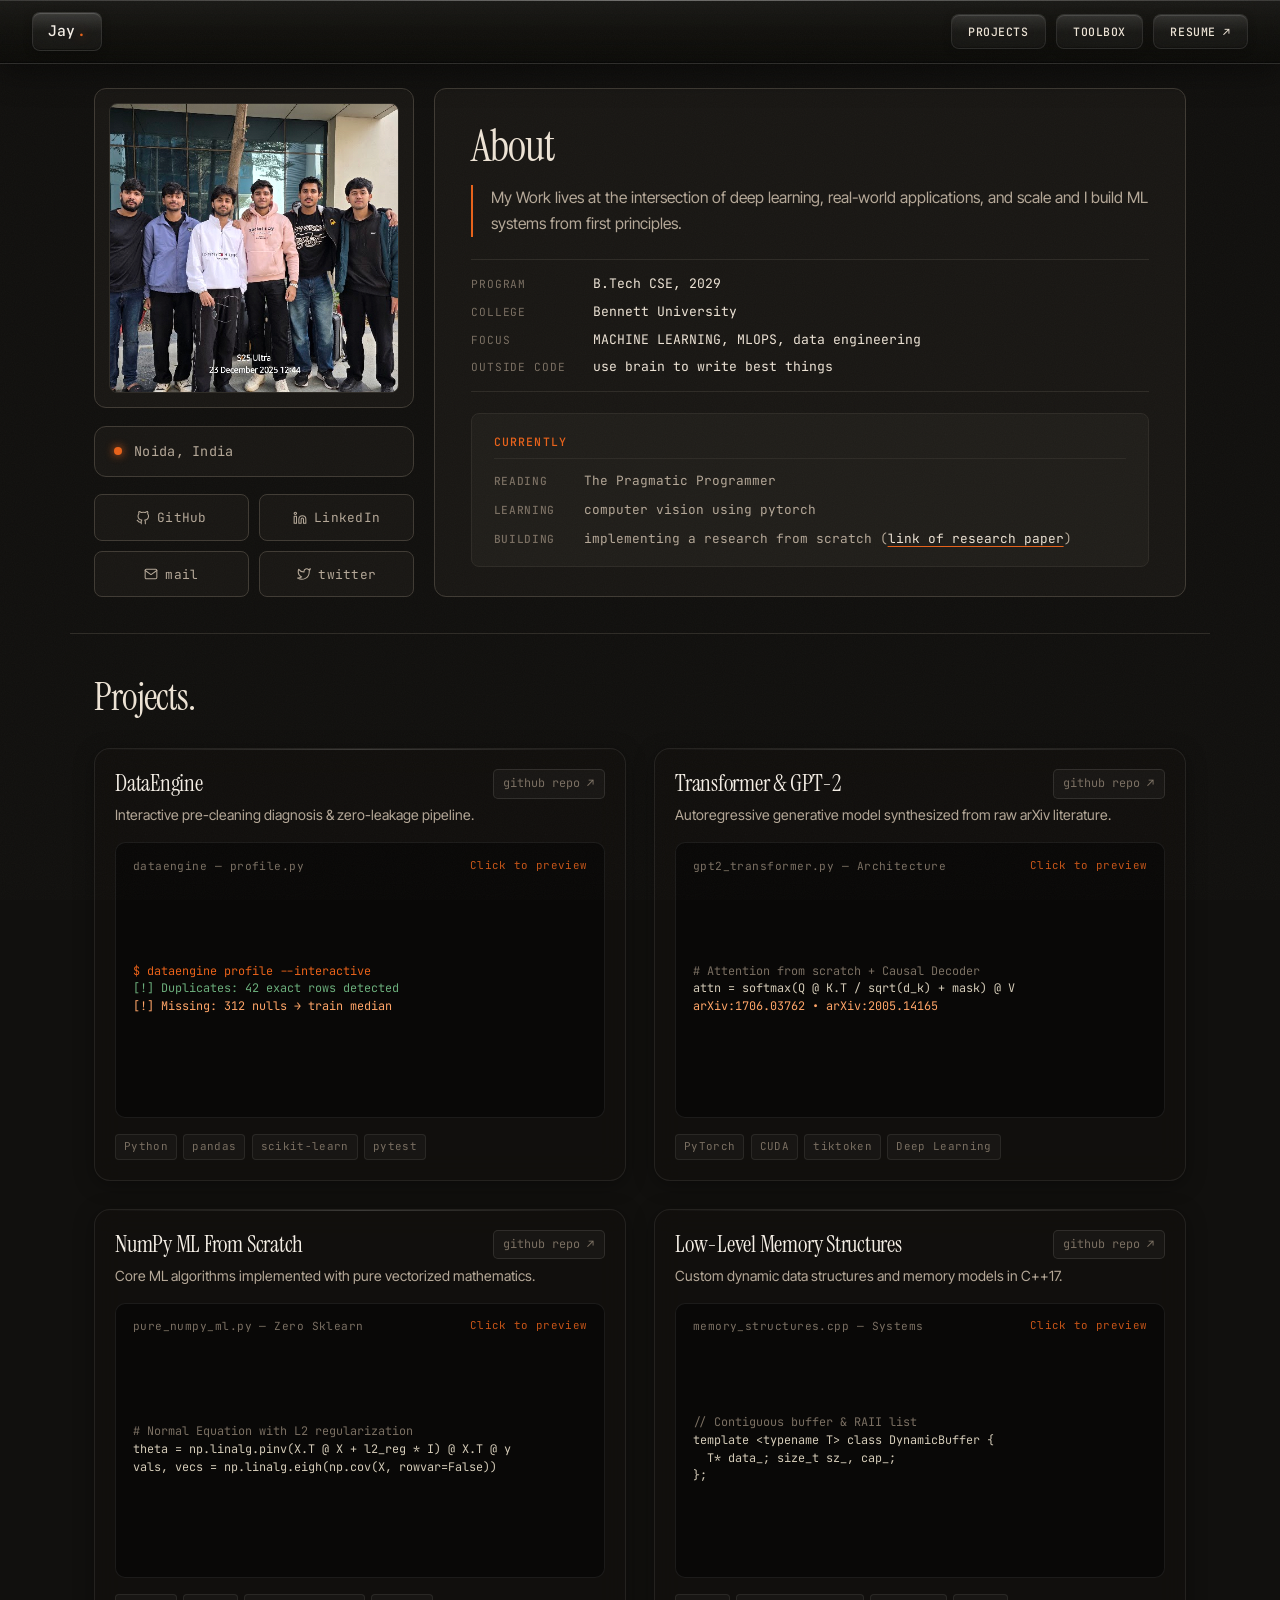
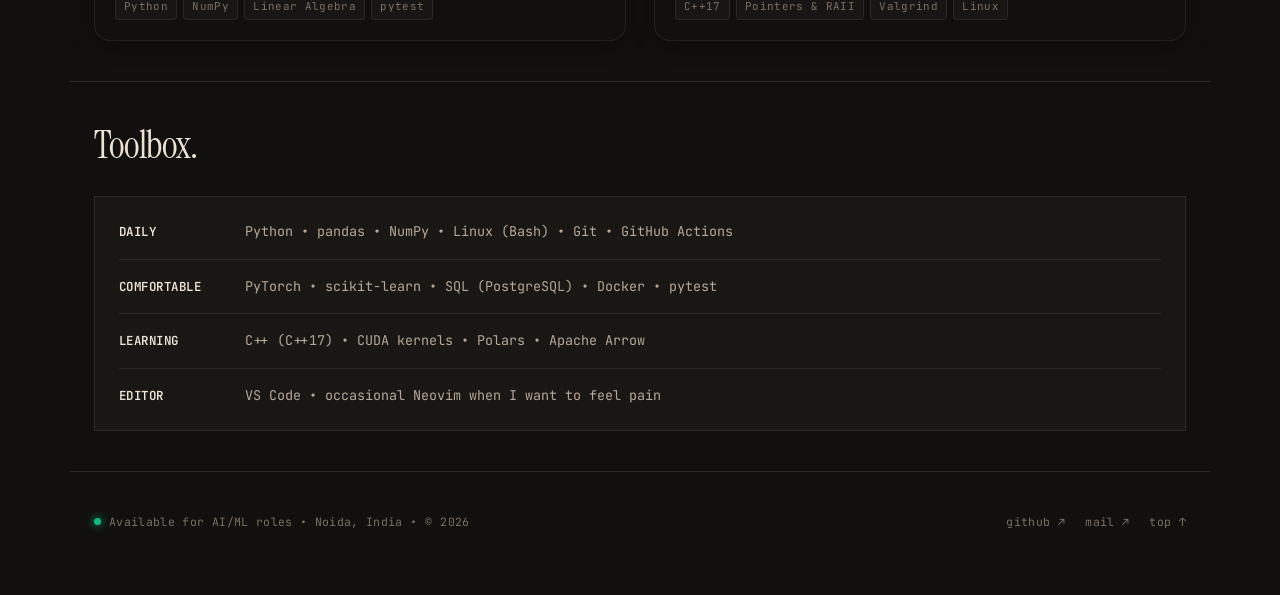
<file: index.html>
<!DOCTYPE html>
<html lang="en">
<head>
  <meta charset="UTF-8">
  <meta name="viewport" content="width=device-width, initial-scale=1.0">
  <title>Jay Narayan Yadav — AI/ML Engineering Student</title>
  <meta name="description" content="Jay Narayan Yadav — B.Tech CSE student in Noida building machine learning systems from first principles. Author of DataEngine.">
  <meta name="author" content="Jay Narayan Yadav">
  <meta property="og:title" content="Jay Narayan Yadav — AI/ML Engineering Student">
  <meta property="og:description" content="I build ML systems from first principles and wrote a DataFrame cleaner that asks permission before touching data.">
  <meta property="og:type" content="website">
  <meta property="og:image" content="./20251223_124440.jpg">
  <!-- Favicon: monogram J in burnt orange -->
  <link rel="icon" href="data:image/svg+xml,<svg xmlns='http://www.w3.org/2000/svg' viewBox='0 0 32 32'><rect width='32' height='32' fill='%2311100E' rx='4'/><text x='16' y='23' font-family='Georgia,serif' font-size='20' font-weight='bold' fill='%23E8621A' text-anchor='middle'>J</text></svg>">
  <!-- Fonts: Instrument Serif (editorial), Inter Tight (body), JetBrains Mono (code) -->
  <link rel="preconnect" href="https://fonts.googleapis.com">
  <link rel="preconnect" href="https://fonts.gstatic.com" crossorigin>
  <link href="https://fonts.googleapis.com/css2?family=Instrument+Serif:ital@0;1&family=Inter+Tight:wght@300;400;500;600&family=JetBrains+Mono:wght@300;400;500&display=swap" rel="stylesheet">
<style>
/* ============================================================
   TOKENS — one accent, warm dark palette, paper-zine sensibility
   ============================================================ */
:root {
  --bg:          #11100E;
  --bg-2:        #191714;
  --bg-3:        #201E1A;
  --bg-4:        #272420;
  --ink:         #EDE3D5;
  --ink-2:       #B5A898;
  --ink-3:       #7A6F62;
  --rule:        #2E2B26;
  --rule-2:      #403B34;
  --accent:      #E8621A;
  --accent-dim:  #7A330D;
  --accent-tint: #1E1309;
  --green:       #4A7C59;
  --red:         #963D3D;
  --mono-dim:    #5A5147;
  --serif:       'Instrument Serif', Georgia, 'Times New Roman', serif;
  --sans:        'Inter Tight', -apple-system, BlinkMacSystemFont, sans-serif;
  --mono:        'JetBrains Mono', 'Fira Code', 'Consolas', monospace;
  --max:         820px;
  --wide:        1140px;
}

/* ============================================================
   RESET
   ============================================================ */
*, *::before, *::after { box-sizing: border-box; margin: 0; padding: 0; }
html { font-size: 16px; scroll-behavior: smooth; background: var(--bg); color: var(--ink); }
body {
  font-family: var(--sans);
  font-weight: 400;
  line-height: 1.65;
  min-height: 100vh;
  background: var(--bg);
  overflow-x: hidden;
  -webkit-font-smoothing: antialiased;
}
::selection { background: var(--accent-dim); color: var(--ink); }

/* ============================================================
   CUSTOM CURSOR RETICLE
   ============================================================ */
.cursor-dot {
  position: fixed;
  top: 0; left: 0;
  width: 6px; height: 6px;
  border-radius: 50%;
  background: var(--accent);
  pointer-events: none;
  z-index: 9999;
  transform: translate(-50%, -50%);
  transition: opacity .2s;
  opacity: 0;
}
.reticle {
  position: fixed;
  top: 0; left: 0;
  width: 30px; height: 30px;
  pointer-events: none;
  z-index: 9998;
  opacity: 0;
  transition: opacity .2s;
}
.reticle i {
  position: absolute;
  width: 8px; height: 8px;
  border-color: var(--accent);
  border-style: solid;
  display: block;
  transition: border-color .15s;
}
.reticle i:nth-child(1) { top:0; left:0; border-width: 1px 0 0 1px; }
.reticle i:nth-child(2) { top:0; right:0; border-width: 1px 1px 0 0; }
.reticle i:nth-child(3) { bottom:0; left:0; border-width: 0 0 1px 1px; }
.reticle i:nth-child(4) { bottom:0; right:0; border-width: 0 1px 1px 0; }
body.cursor-ready .cursor-dot,
body.cursor-ready .reticle { opacity: 1; }
body.cursor-ready { cursor: none; }
body.cursor-ready a, body.cursor-ready button { cursor: none; }
.reticle.locked { opacity: 1; }
.reticle.locked i { border-color: var(--ink); }
.reticle.clicking i {
  border-color: var(--accent) !important;
  box-shadow: 0 0 10px 1px var(--accent);
}

/* ============================================================
   SCROLLBAR
   ============================================================ */
::-webkit-scrollbar { width: 3px; }
::-webkit-scrollbar-track { background: var(--bg); }
::-webkit-scrollbar-thumb { background: var(--rule-2); }

/* ============================================================
   SKIP LINK
   ============================================================ */
.skip { position: absolute; left:-9999px; }
.skip:focus { left:1rem; top:1rem; z-index:9999; background:var(--accent); color:#fff; padding:.5rem 1rem; }

/* ============================================================
   TOPBAR — Liquid Glass Theme
   ============================================================ */
.topbar {
  position: fixed;
  top: 0; left: 0; right: 0;
  z-index: 100;
  display: flex;
  align-items: center;
  justify-content: space-between;
  padding: .75rem 2rem;
  background: rgba(14, 13, 11, 0.62);
  background-image: linear-gradient(180deg, rgba(255, 255, 255, 0.05) 0%, rgba(255, 255, 255, 0.01) 50%, rgba(0, 0, 0, 0.2) 100%);
  -webkit-backdrop-filter: blur(24px) saturate(190%);
  backdrop-filter: blur(24px) saturate(190%);
  border-bottom: 1px solid rgba(255, 255, 255, 0.08);
  box-shadow: 0 8px 32px 0 rgba(0, 0, 0, 0.45), 
              inset 0 1px 0 0 rgba(255, 255, 255, 0.14), 
              inset 0 -1px 0 0 rgba(0, 0, 0, 0.3);
  transition: all .35s cubic-bezier(0.16, 1, 0.3, 1);
  font-family: var(--mono);
  font-size: .78rem;
  color: var(--ink);
}
.topbar::before {
  content: '';
  position: absolute;
  top: 0; left: 0; right: 0;
  height: 1px;
  background: linear-gradient(90deg, 
    transparent 0%, 
    rgba(255, 255, 255, 0.06) 12%, 
    rgba(255, 255, 255, 0.28) 50%, 
    rgba(255, 255, 255, 0.06) 88%, 
    transparent 100%
  );
  pointer-events: none;
}
.topbar.scrolled {
  background: rgba(10, 9, 8, 0.82);
  background-image: linear-gradient(180deg, rgba(255, 255, 255, 0.07) 0%, rgba(0, 0, 0, 0.3) 100%);
  border-bottom: 1px solid rgba(255, 255, 255, 0.12);
  box-shadow: 0 14px 40px 0 rgba(0, 0, 0, 0.65), 
              inset 0 1px 0 0 rgba(255, 255, 255, 0.18);
}
.topbar-logo {
  position: relative;
  display: inline-flex;
  align-items: center;
  gap: 2px;
  padding: .4rem .95rem;
  font-size: .92rem;
  font-weight: 500;
  color: #F5EFE6;
  text-decoration: none;
  letter-spacing: -.01em;
  border-radius: 8px;
  background: rgba(255, 255, 255, 0.04);
  border: 1px solid rgba(255, 255, 255, 0.1);
  -webkit-backdrop-filter: blur(14px);
  backdrop-filter: blur(14px);
  box-shadow: inset 0 1px 1px 0 rgba(255, 255, 255, 0.18),
              inset 0 -1px 1px 0 rgba(0, 0, 0, 0.35),
              0 2px 8px 0 rgba(0, 0, 0, 0.3);
  overflow: hidden;
  transition: all .2s cubic-bezier(0.16, 1, 0.3, 1);
}
.topbar-logo::before {
  content: '';
  position: absolute;
  top: 0; left: 0; right: 0;
  height: 50%;
  background: linear-gradient(180deg, rgba(255, 255, 255, 0.12) 0%, rgba(255, 255, 255, 0) 100%);
  border-radius: 7px 7px 0 0;
  pointer-events: none;
}
.topbar-logo:hover {
  background: linear-gradient(135deg, rgba(232, 98, 26, 0.28) 0%, rgba(232, 98, 26, 0.1) 100%);
  border-color: rgba(232, 98, 26, 0.7);
  box-shadow: 0 0 20px 2px rgba(232, 98, 26, 0.5),
              inset 0 1px 1px 0 rgba(255, 255, 255, 0.28),
              0 4px 16px 0 rgba(0, 0, 0, 0.45);
  color: #FFFFFF;
  transform: translateY(-1px);
}
.topbar-logo:active,
.topbar-logo.btn-active-glow {
  background: linear-gradient(135deg, rgba(232, 98, 26, 0.6) 0%, rgba(232, 98, 26, 0.32) 100%) !important;
  border-color: #FFA568 !important;
  color: #FFFFFF !important;
  box-shadow: 0 0 32px 6px rgba(232, 98, 26, 0.95),
              inset 0 0 12px rgba(232, 98, 26, 0.5) !important;
  transform: scale(0.96) !important;
}
.topbar-logo span {
  color: var(--accent);
  text-shadow: 0 0 10px rgba(232, 98, 26, 0.75);
}
.topbar-nav {
  display: flex;
  align-items: center;
  gap: .65rem;
}
.topbar-nav a {
  position: relative;
  display: inline-flex;
  align-items: center;
  justify-content: center;
  padding: .42rem 1rem;
  font-family: var(--mono);
  font-size: .72rem;
  font-weight: 500;
  letter-spacing: .05em;
  text-transform: uppercase;
  text-decoration: none;
  color: #EDE3D5;
  border-radius: 8px;
  background: rgba(255, 255, 255, 0.035);
  border: 1px solid rgba(255, 255, 255, 0.09);
  -webkit-backdrop-filter: blur(12px);
  backdrop-filter: blur(12px);
  box-shadow: inset 0 1px 1px 0 rgba(255, 255, 255, 0.14),
              inset 0 -1px 1px 0 rgba(0, 0, 0, 0.25),
              0 2px 8px 0 rgba(0, 0, 0, 0.22);
  overflow: hidden;
  transition: all .2s cubic-bezier(0.16, 1, 0.3, 1);
}
.topbar-nav a::before {
  content: '';
  position: absolute;
  top: 0; left: 0; right: 0;
  height: 50%;
  background: linear-gradient(180deg, rgba(255, 255, 255, 0.09) 0%, rgba(255, 255, 255, 0) 100%);
  border-radius: 7px 7px 0 0;
  pointer-events: none;
}
.topbar-nav a:hover {
  background: linear-gradient(135deg, rgba(232, 98, 26, 0.26) 0%, rgba(232, 98, 26, 0.08) 100%);
  border-color: rgba(232, 98, 26, 0.7);
  color: #FFFFFF;
  box-shadow: 0 0 20px 2px rgba(232, 98, 26, 0.5),
              inset 0 1px 1px 0 rgba(255, 255, 255, 0.25),
              0 4px 16px 0 rgba(0, 0, 0, 0.4);
  transform: translateY(-1px);
}
.topbar-nav a:active,
.topbar-nav a.btn-active-glow {
  background: linear-gradient(135deg, rgba(232, 98, 26, 0.6) 0%, rgba(232, 98, 26, 0.32) 100%) !important;
  border-color: #FFA568 !important;
  color: #FFFFFF !important;
  box-shadow: 0 0 32px 6px rgba(232, 98, 26, 0.95),
              inset 0 0 14px rgba(232, 98, 26, 0.5) !important;
  transform: scale(0.96) !important;
}
.topbar-resume {
  border: 1px solid rgba(232, 98, 26, 0.35);
  color: #FFA568;
}
.topbar-resume:hover {
  background: linear-gradient(135deg, rgba(232, 98, 26, 0.35) 0%, rgba(232, 98, 26, 0.12) 100%) !important;
  border-color: #FFA568 !important;
  color: #FFFFFF !important;
  box-shadow: 0 0 24px 3px rgba(232, 98, 26, 0.75),
              inset 0 1px 1px 0 rgba(255, 255, 255, 0.35),
              0 4px 20px 0 rgba(232, 98, 26, 0.45) !important;
}

/* ============================================================
   SECTIONS + TYPOGRAPHY
   ============================================================ */
.section {
  max-width: var(--wide);
  margin: 0 auto;
  padding: 2.5rem 1.5rem;
  border-bottom: 1px solid var(--rule);
}
.section:last-child { border-bottom: none; }

.kicker {
  font-family: var(--mono);
  font-size: .72rem;
  text-transform: uppercase;
  letter-spacing: .12em;
  color: var(--accent);
  display: block;
  margin-bottom: .9rem;
  font-weight: 500;
}
h2.section-heading {
  font-family: var(--serif);
  font-size: clamp(1.7rem, 3.5vw, 2.4rem);
  font-weight: 400;
  line-height: 1.2;
  letter-spacing: -.025em;
  color: var(--ink);
  margin-bottom: 1.75rem;
}
h2.section-heading em { font-style: italic; color: var(--ink-2); }
p {
  color: var(--ink-2);
  font-size: 1.0rem;
  margin-bottom: 1.1rem;
  line-height: 1.7;
}
p:last-child { margin-bottom: 0; }
p strong { color: var(--ink); font-weight: 600; }
a.text-link {
  color: var(--ink);
  text-decoration: underline;
  text-decoration-color: var(--accent);
  text-decoration-thickness: 1px;
  text-underline-offset: 3px;
  transition: color .15s;
}
a.text-link:hover { color: var(--accent); }
hr.rule { border: none; border-top: 1px solid var(--rule); margin: 2rem 0; }

/* ============================================================
   REVEAL ON SCROLL — only non-hero elements, not everything
   ============================================================ */
.reveal {
  opacity: 0;
  transform: translateY(16px);
  transition: opacity .5s ease, transform .5s ease;
}
.reveal.visible { opacity: 1; transform: none; }
@media (prefers-reduced-motion: reduce) {
  .reveal { opacity: 1; transform: none; transition: none; }
}

/* ============================================================
   BENTO LANDING SECTION (SKETCH REPLICATION)
   ============================================================ */
.bento-section {
  max-width: var(--wide);
  margin: 0 auto;
  padding: 5.5rem 1.5rem 2.25rem;
  border-bottom: 1px solid var(--rule);
}

.bento-container {
  display: flex;
  flex-direction: column;
  gap: 1.25rem;
}

/* Base Card Style */
.bento-card {
  background: var(--bg-2);
  border: 1px solid var(--rule-2);
  border-radius: 12px;
  position: relative;
  transition: border-color .2s ease;
}

.bento-card:hover {
  border-color: var(--ink-3);
}

/* Bento Layout Grid */
.bento-grid {
  display: grid;
  grid-template-columns: 1fr;
  gap: 1.25rem;
}

@media (min-width: 860px) {
  .bento-grid {
    grid-template-columns: 320px 1fr;
    align-items: stretch;
  }
  .bento-left-col {
    justify-content: space-between;
  }
}

/* Left Column: Photo & Location & 2x2 Social Grid */
.bento-left-col {
  display: flex;
  flex-direction: column;
  gap: 0.85rem;
}

/* Photo Card */
.bento-photo-card {
  padding: 0.85rem;
  display: flex;
  align-items: center;
  justify-content: center;
}

.bento-photo-frame {
  width: 100%;
  aspect-ratio: 1 / 1;
  border-radius: 8px;
  overflow: hidden;
  border: 1px solid var(--rule);
  background: var(--bg-3);
}

.bento-photo-frame img {
  width: 100%;
  height: 100%;
  object-fit: cover;
  object-position: top center;
  display: block;
  filter: grayscale(12%) contrast(1.05);
  transition: transform .35s ease;
}

.bento-photo-card:hover .bento-photo-frame img {
  transform: scale(1.02);
}

/* Location Card */
.bento-location-card {
  padding: 0.85rem 1.2rem;
  display: flex;
  align-items: center;
  gap: 0.75rem;
}

.location-dot {
  width: 8px;
  height: 8px;
  border-radius: 50%;
  background: var(--accent);
  box-shadow: 0 0 8px var(--accent);
  display: inline-block;
  flex-shrink: 0;
  animation: bento-pulse 2s infinite ease-in-out;
}

@keyframes bento-pulse {
  0%, 100% { opacity: 0.6; transform: scale(0.9); }
  50% { opacity: 1; transform: scale(1.15); }
}

.location-text {
  font-family: var(--mono);
  font-size: 0.84rem;
  color: var(--ink-2);
  letter-spacing: 0.02em;
}

/* Left Column 2x2 Social Grid: [github, linkedin] / [mail, twitter] */
.bento-social-grid {
  display: grid;
  grid-template-columns: 1fr 1fr;
  gap: 0.65rem;
}

.bento-social-btn {
  display: inline-flex;
  align-items: center;
  justify-content: center;
  gap: 0.45rem;
  background: var(--bg-2);
  border: 1px solid var(--rule-2);
  border-radius: 8px;
  padding: 0.72rem 0.75rem;
  font-family: var(--mono);
  font-size: 0.8rem;
  color: var(--ink-2);
  text-decoration: none;
  letter-spacing: 0.02em;
  transition: all .2s cubic-bezier(0.16, 1, 0.3, 1);
  position: relative;
  overflow: hidden;
}

.bento-social-btn:hover {
  background: linear-gradient(135deg, rgba(232, 98, 26, 0.32) 0%, rgba(232, 98, 26, 0.12) 100%);
  border-color: var(--accent);
  color: #fff;
  box-shadow: 0 0 20px 2px rgba(232, 98, 26, 0.5), inset 0 1px 0 rgba(255, 255, 255, 0.2);
  transform: translateY(-1px);
}

.bento-social-btn:active,
.bento-social-btn.btn-active-glow {
  background: linear-gradient(135deg, rgba(232, 98, 26, 0.65) 0%, rgba(232, 98, 26, 0.35) 100%) !important;
  border-color: #FFA568 !important;
  color: #fff !important;
  box-shadow: 0 0 30px 5px rgba(232, 98, 26, 0.95), inset 0 0 12px rgba(232, 98, 26, 0.5) !important;
  transform: scale(0.96) !important;
}

.bento-social-btn svg {
  width: 14px;
  height: 14px;
  stroke: currentColor;
  fill: none;
  stroke-width: 1.8;
  flex-shrink: 0;
  transition: stroke .15s ease;
}

.bento-social-btn:hover svg {
  stroke: #fff;
}

/* Right Bento Card: About */
.bento-about-card {
  padding: 2rem 2.25rem 1.85rem;
  display: flex;
  flex-direction: column;
}

.bento-about-header {
  margin-bottom: 0.85rem;
}

.bento-tagline {
  font-family: var(--mono);
  font-size: 0.78rem;
  color: var(--accent);
  letter-spacing: 0.06em;
  display: block;
  margin-bottom: 0.5rem;
}

.bento-title {
  font-family: var(--serif);
  font-size: clamp(2rem, 3.8vw, 2.75rem);
  font-weight: 400;
  color: var(--ink);
  letter-spacing: -0.02em;
  line-height: 1.15;
}

.bento-about-desc {
  font-size: 0.98rem;
  color: var(--ink-2);
  line-height: 1.65;
  margin-bottom: 1.35rem;
  border-left: 2px solid var(--accent);
  padding-left: 1.15rem;
}

/* About Metadata Table (Program, College, Focus, Outside code) */
.bento-meta-table {
  display: grid;
  gap: 0.55rem;
  padding: 0.9rem 0;
  border-top: 1px solid var(--rule);
  border-bottom: 1px solid var(--rule);
  margin-bottom: 1.35rem;
  font-family: var(--mono);
  font-size: 0.82rem;
}

.bento-meta-row {
  display: grid;
  grid-template-columns: 110px 1fr;
  gap: 0.75rem;
  align-items: baseline;
  line-height: 1.45;
}

.bento-meta-key {
  font-size: 0.7rem;
  text-transform: uppercase;
  letter-spacing: 0.08em;
  color: var(--ink-3);
}

.bento-meta-val {
  color: var(--ink);
}

/* Bento Currently Box */
.bento-currently-box {
  background: var(--bg-3);
  border: 1px solid var(--rule);
  border-radius: 8px;
  padding: 1.1rem 1.35rem;
  margin-top: auto;
}

.bento-currently-title {
  display: block;
  font-family: var(--mono);
  font-size: 0.72rem;
  text-transform: uppercase;
  letter-spacing: 0.1em;
  color: var(--accent);
  font-weight: 500;
  margin-bottom: 0.75rem;
  padding-bottom: 0.45rem;
  border-bottom: 1px solid var(--rule);
}

.bento-currently-list {
  list-style: none;
  display: grid;
  gap: 0.6rem;
}

.bento-currently-list li {
  display: grid;
  grid-template-columns: 82px 1fr;
  gap: 0.5rem;
  font-size: 0.8rem;
  line-height: 1.5;
  align-items: baseline;
  color: var(--ink-2);
  font-family: var(--mono);
}

.bc-tag {
  font-size: 0.7rem;
  text-transform: uppercase;
  letter-spacing: 0.06em;
  color: var(--ink-3);
  font-weight: 500;
}

/* ============================================================
   DATAENGINE CASE STUDY
   ============================================================ */
.case-meta {
  display: flex;
  flex-wrap: wrap;
  gap: 1.5rem;
  padding: 1.25rem 0;
  border-top: 1px solid var(--rule);
  border-bottom: 1px solid var(--rule);
  margin-bottom: 2rem;
  font-family: var(--mono);
  font-size: .78rem;
}
.case-meta-item dt { color: var(--ink-3); text-transform: uppercase; font-size: .68rem; letter-spacing: .06em; margin-bottom: .2rem; }
.case-meta-item dd { color: var(--ink); font-weight: 500; }
.case-meta-item dd a { color: var(--accent); text-decoration: none; }
.case-meta-item dd a:hover { text-decoration: underline; }

h3.sub-head {
  font-family: var(--serif);
  font-size: 1.3rem;
  font-weight: 400;
  color: var(--ink);
  margin: 2rem 0 .7rem;
  letter-spacing: -.015em;
}

/* ASCII architecture diagram */
.arch-frame {
  border: 1px solid var(--rule-2);
  background: var(--bg-2);
  margin: 1.75rem 0;
}
.arch-header {
  display: flex;
  justify-content: space-between;
  padding: .55rem .9rem;
  border-bottom: 1px solid var(--rule);
  font-family: var(--mono);
  font-size: .7rem;
  color: var(--ink-3);
  text-transform: uppercase;
  letter-spacing: .06em;
}
.arch-body {
  font-family: var(--mono);
  font-size: .74rem;
  line-height: 1.5;
  color: var(--ink-2);
  padding: 1rem 1.1rem;
  overflow-x: auto;
  white-space: pre;
}

/* Code block */
.code-block {
  background: var(--bg-3);
  border: 1px solid var(--rule-2);
  padding: 1.1rem 1.25rem;
  margin: 1.25rem 0;
  font-family: var(--mono);
  font-size: .8rem;
  line-height: 1.55;
  color: var(--ink-2);
  overflow-x: auto;
}
.code-block .cm { color: var(--ink-3); }
.code-block .ck { color: var(--accent); }
.code-block .cs { color: #7EB88A; }

/* ============================================================
   TERMINAL — DataEngine signature interaction
   ============================================================ */
.terminal-wrap {
  margin: 2.25rem 0;
  border: 1px solid var(--rule-2);
  background: #0D0C0A;
  border-radius: 3px;
  overflow: hidden;
  font-family: var(--mono);
}
.terminal-bar {
  background: #1C1A17;
  border-bottom: 1px solid var(--rule);
  padding: .55rem .9rem;
  display: flex;
  align-items: center;
  gap: .65rem;
  justify-content: space-between;
}
.terminal-dots { display: flex; gap: 5px; }
.t-dot { width: 8px; height: 8px; border-radius: 50%; background: #3A3530; }
.terminal-label { font-size: .72rem; color: var(--ink-3); letter-spacing: .04em; }
.terminal-reset {
  font-family: var(--mono);
  font-size: .7rem;
  color: var(--ink-3);
  background: transparent;
  border: none;
  cursor: pointer;
  text-decoration: underline;
  padding: 0;
  transition: color .15s;
}
.terminal-reset:hover { color: var(--ink-2); }
.terminal-body {
  padding: 1.1rem 1.25rem;
  font-size: .79rem;
  line-height: 1.6;
  min-height: 340px;
  color: #D4CBB8;
  overflow-x: auto;
}
.t-line { margin-bottom: .2rem; }
.t-dim   { color: #5A5147; }
.t-acc   { color: var(--accent); font-weight: 600; }
.t-grn   { color: #6BAD7B; }
.t-red   { color: #B86060; }
.t-wht   { color: #F0E8D8; font-weight: 600; }
.t-cyn   { color: #7AB0C2; }

/* Interactive prompt */
.t-prompt-box {
  margin-top: .9rem;
  padding: .85rem 1rem;
  background: #171512;
  border: 1px solid #302C26;
  border-radius: 2px;
}
.t-prompt-label { color: var(--accent); font-weight: 600; display: block; margin-bottom: .6rem; }
.t-btn-row { display: flex; flex-wrap: wrap; gap: .5rem; align-items: center; }
.t-btn {
  background: #1E1C18;
  border: 1px solid #413C34;
  color: #C4BAA8;
  font-family: var(--mono);
  font-size: .74rem;
  padding: .38rem .7rem;
  cursor: pointer;
  border-radius: 2px;
  display: inline-flex;
  align-items: center;
  gap: .3rem;
  transition: all .15s;
}
.t-btn:hover, .t-btn:focus-visible {
  background: var(--accent);
  border-color: var(--accent);
  color: #fff;
  outline: none;
}
.t-btn kbd {
  background: #0D0C0A;
  border: 1px solid #413C34;
  padding: .05rem .28rem;
  font-size: .67rem;
  border-radius: 2px;
}
/* Customize panel */
.t-custom-panel {
  margin-top: .75rem;
  padding: .8rem;
  background: #0D0C0A;
  border: 1px dashed #302C26;
  border-radius: 2px;
}
.t-custom-panel label {
  display: block;
  margin-bottom: .4rem;
  font-size: .74rem;
  cursor: pointer;
  color: #C4BAA8;
}
.t-custom-panel input[type="checkbox"] { margin-right: .45rem; accent-color: var(--accent); }
.t-custom-apply {
  margin-top: .7rem;
  display: flex;
  gap: .5rem;
}

/* ============================================================
   OTHER WORK — editorial entries
   ============================================================ */
.work-list { margin-top: 1.5rem; }
.work-entry {
  padding: 1.75rem 0;
  border-top: 1px solid var(--rule);
}
.work-entry:first-child { border-top: none; }
.work-header {
  display: flex;
  justify-content: space-between;
  align-items: baseline;
  flex-wrap: wrap;
  gap: .5rem;
  margin-bottom: .85rem;
}
.work-header h3 {
  font-family: var(--serif);
  font-size: 1.25rem;
  font-weight: 400;
  color: var(--ink);
  letter-spacing: -.01em;
}
.work-badge {
  font-family: var(--mono);
  font-size: .69rem;
  text-transform: uppercase;
  letter-spacing: .05em;
  padding: .18rem .45rem;
  border: 1px solid var(--rule-2);
  color: var(--ink-3);
}
.work-rows { display: grid; gap: .45rem; }
.work-row {
  display: grid;
  grid-template-columns: 90px 1fr;
  gap: .75rem;
  font-size: .95rem;
  line-height: 1.55;
}
.work-label {
  font-family: var(--mono);
  font-size: .7rem;
  text-transform: uppercase;
  letter-spacing: .06em;
  color: var(--ink-3);
  padding-top: 2px;
}

/* ============================================================
   PROJECTS GRID & CARDS (Equal visual treatment)
   ============================================================ */
.projects-section-header {
  display: flex;
  justify-content: space-between;
  align-items: flex-end;
  margin-bottom: 0.75rem;
  flex-wrap: wrap;
  gap: 1rem;
}
.projects-count-badge {
  font-family: var(--mono);
  font-size: .75rem;
  color: var(--ink-3);
  letter-spacing: .05em;
  padding: .3rem .65rem;
  border: 1px solid var(--rule-2);
  border-radius: 6px;
  background: rgba(255, 255, 255, 0.02);
}
.projects-grid {
  display: grid;
  grid-template-columns: repeat(2, 1fr);
  gap: 1.75rem;
  margin-top: 1.5rem;
}
@media (max-width: 900px) {
  .projects-grid {
    grid-template-columns: 1fr;
    gap: 1.5rem;
  }
}
.project-card {
  background: rgba(18, 16, 14, 0.85);
  border: 1px solid rgba(255, 255, 255, 0.08);
  border-radius: 16px;
  padding: 1.25rem;
  display: flex;
  flex-direction: column;
  transition: all .28s cubic-bezier(0.16, 1, 0.3, 1);
  -webkit-backdrop-filter: blur(14px);
  backdrop-filter: blur(14px);
  position: relative;
  overflow: hidden;
  box-shadow: 0 4px 20px rgba(0, 0, 0, 0.35);
}
.project-card::before {
  content: '';
  position: absolute;
  top: 0; left: 0; right: 0;
  height: 1px;
  background: linear-gradient(90deg, transparent, rgba(255, 255, 255, 0.18), transparent);
  pointer-events: none;
}
.project-card:hover {
  border-color: rgba(232, 98, 26, 0.45);
  box-shadow: 0 14px 40px -10px rgba(0, 0, 0, 0.7), 0 0 24px rgba(232, 98, 26, 0.16);
  transform: translateY(-3px);
}
.project-card-cover {
  width: 100%;
  aspect-ratio: 16 / 9;
  background: #090807;
  border: 1px solid rgba(255, 255, 255, 0.08);
  border-radius: 10px;
  overflow: hidden;
  position: relative;
  display: flex;
  flex-direction: column;
  justify-content: space-between;
  padding: .85rem 1.05rem;
  margin: .85rem 0 1rem;
  cursor: pointer;
  transition: all .25s ease;
}
.project-card-cover:hover {
  border-color: rgba(232, 98, 26, 0.5);
  box-shadow: 0 8px 24px -6px rgba(0, 0, 0, 0.7), 0 0 18px rgba(232, 98, 26, 0.2);
  transform: scale(1.01);
}
.cover-top-bar {
  display: flex;
  justify-content: space-between;
  align-items: center;
  font-family: var(--mono);
  font-size: .7rem;
  color: var(--ink-3);
  letter-spacing: .04em;
}
.cover-body-snippet {
  font-family: var(--mono);
  font-size: .74rem;
  line-height: 1.5;
  color: #D4CBB8;
  margin: auto 0;
}
.cover-action-hint {
  font-family: var(--mono);
  font-size: .68rem;
  color: var(--accent);
  display: inline-flex;
  align-items: center;
  gap: 4px;
  letter-spacing: .03em;
  opacity: .85;
  transition: opacity .2s;
}
.project-card-cover:hover .cover-action-hint {
  opacity: 1;
  text-shadow: 0 0 8px rgba(232, 98, 26, 0.6);
}
.project-header-row {
  display: flex;
  justify-content: space-between;
  align-items: center;
  gap: .75rem;
  margin-bottom: .35rem;
}
.project-card-title {
  font-family: var(--serif);
  font-size: 1.45rem;
  font-weight: 400;
  color: #F5EFE6;
  margin: 0;
  line-height: 1.25;
  letter-spacing: -.01em;
}
.project-github-link {
  font-family: var(--mono);
  font-size: .74rem;
  color: var(--ink-3);
  text-decoration: none;
  padding: .25rem .6rem;
  border: 1px solid rgba(255, 255, 255, 0.1);
  border-radius: 5px;
  background: rgba(255, 255, 255, 0.03);
  transition: all .18s ease;
  white-space: nowrap;
}
.project-github-link:hover {
  color: #FFA568;
  border-color: rgba(232, 98, 26, 0.5);
  background: rgba(232, 98, 26, 0.1);
  box-shadow: 0 0 12px rgba(232, 98, 26, 0.35);
  transform: translateY(-1px);
}
.project-tagline {
  font-family: var(--sans);
  font-size: .88rem;
  color: var(--ink-2);
  margin-bottom: .2rem;
  line-height: 1.5;
}
.project-tags {
  display: flex;
  flex-wrap: wrap;
  gap: .4rem;
  margin-top: auto;
}
.project-tag {
  font-family: var(--mono);
  font-size: .68rem;
  background: rgba(255, 255, 255, 0.03);
  border: 1px solid rgba(255, 255, 255, 0.08);
  padding: .18rem .5rem;
  border-radius: 4px;
  color: var(--ink-3);
  letter-spacing: .03em;
}

/* ============================================================
   PROJECT CASE STUDY MODAL (Reference: Video Screenrecording)
   ============================================================ */
.project-modal-backdrop {
  position: fixed;
  inset: 0;
  z-index: 1000;
  background: rgba(6, 5, 4, 0.82);
  -webkit-backdrop-filter: blur(10px);
  backdrop-filter: blur(10px);
  display: flex;
  align-items: center;
  justify-content: center;
  padding: 1.25rem;
  opacity: 0;
  pointer-events: none;
  transition: opacity .25s cubic-bezier(0.16, 1, 0.3, 1);
}
.project-modal-backdrop.active {
  opacity: 1;
  pointer-events: auto;
}
/* ============================================================
   PROJECT TERMINAL MODAL (Pure Terminal Window for all 4 Projects)
   ============================================================ */
.terminal-modal-window {
  background: #0D0C0A;
  border: 1px solid rgba(255, 255, 255, 0.16);
  border-radius: 12px;
  max-width: 920px;
  width: 100%;
  max-height: 88vh;
  display: flex;
  flex-direction: column;
  overflow: hidden;
  box-shadow: 0 25px 70px rgba(0, 0, 0, 0.9), 0 0 40px rgba(232, 98, 26, 0.22);
  transform: scale(0.94) translateY(14px);
  transition: transform .26s cubic-bezier(0.16, 1, 0.3, 1);
  font-family: var(--mono);
}
.project-modal-backdrop.active .terminal-modal-window {
  transform: scale(1) translateY(0);
}
.terminal-modal-window .terminal-bar {
  background: #191714;
  border-bottom: 1px solid rgba(255, 255, 255, 0.08);
  padding: .65rem 1rem;
  display: flex;
  align-items: center;
  justify-content: space-between;
  gap: .75rem;
}
.terminal-modal-window .terminal-dots {
  display: flex;
  gap: 7px;
  align-items: center;
}
.t-dot-red {
  background: #EF4444;
  border: none;
  cursor: pointer;
  transition: transform .15s, opacity .15s;
}
.t-dot-red:hover {
  transform: scale(1.2);
  opacity: 0.85;
}
.t-dot-yellow { background: #F59E0B; }
.t-dot-green { background: #10B981; }
.terminal-bar-actions {
  display: flex;
  align-items: center;
  gap: .85rem;
}
.terminal-close-btn {
  background: transparent;
  border: none;
  color: var(--ink-3);
  font-size: 1.35rem;
  cursor: pointer;
  line-height: 1;
  padding: 0;
  display: flex;
  align-items: center;
  justify-content: center;
  transition: color .15s;
}
.terminal-close-btn:hover {
  color: #fff;
}
.terminal-modal-window .terminal-body {
  padding: 1.25rem 1.4rem;
  font-size: .81rem;
  line-height: 1.65;
  color: #D4CBB8;
  overflow-y: auto;
  overflow-x: auto;
  max-height: calc(88vh - 110px);
  min-height: 380px;
}
.terminal-modal-footer {
  background: #141210;
  border-top: 1px solid rgba(255, 255, 255, 0.08);
  padding: .55rem 1rem;
  display: flex;
  align-items: center;
  justify-content: space-between;
  font-size: .72rem;
  color: var(--ink-3);
  gap: 1rem;
  flex-wrap: wrap;
}
.term-footer-status {
  display: inline-flex;
  align-items: center;
  gap: 6px;
}
.term-status-dot {
  width: 6px;
  height: 6px;
  border-radius: 50%;
  background: #10B981;
  box-shadow: 0 0 8px #10B981;
}
.term-footer-links {
  display: inline-flex;
  align-items: center;
  gap: 1rem;
}
.terminal-repo-link {
  color: var(--accent);
  text-decoration: none;
  transition: all .15s;
}
.terminal-repo-link:hover {
  color: #FFA568;
  text-shadow: 0 0 10px rgba(232, 98, 26, 0.5);
}
.terminal-exit-btn {
  background: transparent;
  border: none;
  color: var(--ink-3);
  font-family: var(--mono);
  font-size: .72rem;
  cursor: pointer;
  padding: 0;
  transition: color .15s;
}
.terminal-exit-btn:hover {
  color: var(--ink);
}

/* ============================================================
   CURRENTLY
   ============================================================ */
.currently-list { list-style: none; margin-top: 1.25rem; display: grid; gap: 1rem; }
.currently-item { display: grid; grid-template-columns: 90px 1fr; gap: 1rem; align-items: baseline; }
.currently-tag { font-family: var(--mono); font-size: .72rem; text-transform: uppercase; letter-spacing: .06em; color: var(--accent); }

/* ============================================================
   TOOLBOX — plain text, no bars
   ============================================================ */
.toolbox-grid {
  display: grid;
  gap: 1rem;
  margin-top: 1.25rem;
  background: var(--bg-2);
  border: 1px solid var(--rule);
  padding: 1.5rem;
}
.toolbox-row {
  display: grid;
  grid-template-columns: 110px 1fr;
  gap: 1rem;
  align-items: baseline;
  padding-bottom: 1rem;
  border-bottom: 1px solid var(--rule);
}
.toolbox-row:last-child { border-bottom: none; padding-bottom: 0; }
.toolbox-tier { font-family: var(--mono); font-size: .78rem; font-weight: 600; color: var(--ink); text-transform: uppercase; letter-spacing: .04em; }
.toolbox-items { font-family: var(--mono); font-size: .84rem; color: var(--ink-2); line-height: 1.6; }
@media (max-width: 520px) {
  .topbar { padding: .6rem .85rem; }
  .topbar-logo { padding: .28rem .7rem; font-size: .84rem; }
  .topbar-nav { gap: .35rem; }
  .topbar-nav a { padding: .28rem .55rem; font-size: .64rem; letter-spacing: .03em; }
  .bento-section { padding: 4.5rem 1rem 1.75rem; }
  .section { padding: 1.75rem 1rem; }
  .toolbox-row { grid-template-columns: 1fr; gap: .25rem; }
  .work-row { grid-template-columns: 1fr; gap: .1rem; }
  .currently-item { grid-template-columns: 1fr; gap: .15rem; }
  .record-row { grid-template-columns: 100px 1fr; }
}

/* ============================================================
   CONTACT
   ============================================================ */
.contact-box {
  border: 1px solid var(--rule-2);
  background: var(--bg-2);
  padding: 2rem;
  margin-top: 1.25rem;
}
.contact-note { font-size: 1.05rem; line-height: 1.7; color: var(--ink-2); margin-bottom: 1.5rem; }
.contact-row {
  display: flex;
  flex-wrap: wrap;
  gap: .65rem;
  font-family: var(--mono);
}
.contact-pill {
  display: inline-flex;
  align-items: center;
  gap: .4rem;
  font-size: .8rem;
  color: var(--ink-2);
  text-decoration: none;
  border: 1px solid var(--rule-2);
  padding: .45rem .85rem;
  transition: all .15s;
}
.contact-pill:hover {
  background: var(--accent);
  border-color: var(--accent);
  color: #fff;
}
.contact-pill svg { width: 12px; height: 12px; stroke: currentColor; fill: none; stroke-width: 1.8; }

/* ============================================================
   FOOTER
   ============================================================ */
footer {
  max-width: var(--wide);
  margin: 0 auto;
  padding: 2.5rem 1.5rem 4rem;
  border-top: 1px solid var(--rule);
  display: flex;
  justify-content: space-between;
  flex-wrap: wrap;
  gap: 1rem;
  font-family: var(--mono);
  font-size: .72rem;
  color: var(--ink-3);
  letter-spacing: .03em;
}

/* ============================================================
   NOISE TEXTURE OVERLAY (subtle paper grain)
   ============================================================ */
body::after {
  content: '';
  position: fixed;
  inset: 0;
  pointer-events: none;
  z-index: 1000;
  opacity: .03;
  background-image: url("data:image/svg+xml,%3Csvg xmlns='http://www.w3.org/2000/svg' width='200' height='200'%3E%3Cfilter id='n'%3E%3CfeTurbulence type='fractalNoise' baseFrequency='0.9' numOctaves='4' stitchTiles='stitch'/%3E%3C/filter%3E%3Crect width='200' height='200' filter='url(%23n)' opacity='1'/%3E%3C/svg%3E");
}

/* ============================================================
   PRINT
   ============================================================ */
@media print {
  body { background: #fff; color: #000; }
  .topbar, .cursor-dot, .reticle, .terminal-wrap .t-prompt-box { display: none; }
  .section { padding: 2rem 0; }
}
</style>
</head>
<body>

<a class="skip" href="#about">Skip to content</a>

<!-- Custom cursor reticle (fine pointer only; degraded gracefully) -->
<div class="cursor-dot" id="cursor-dot" aria-hidden="true"></div>
<div class="reticle" id="reticle" aria-hidden="true">
  <i></i><i></i><i></i><i></i>
</div>

<!-- ============================================================
     TOPBAR
     ============================================================ -->
<header class="topbar" id="topbar" role="banner">
  <a href="#hero" class="topbar-logo">Jay<span>.</span></a>
  <nav class="topbar-nav" aria-label="Primary navigation">
    <a href="#projects">Projects</a>
    <a href="#toolbox">Toolbox</a>
    <a href="./Jay_Narayan_Yadav_Resume.pdf" target="_blank" rel="noopener" class="topbar-resume">Resume &#x2197;</a>
  </nav>
</header>

<main>

<!-- ============================================================
     HERO & ABOUT BENTO CARD (SKETCH REPLICATION)
     ============================================================ -->
<section class="bento-section" id="hero" aria-labelledby="hero-title">
  <div class="bento-container">
    
    <div class="bento-grid">
      
      <!-- Left Column: Photo, Location, 2x2 Social Grid -->
      <div class="bento-left-col">
        <div class="bento-card bento-photo-card" aria-label="Passport photos">
          <div class="bento-photo-frame">
            <img src="./20251223_124440.jpg" alt="Jay Narayan Yadav" loading="eager">
          </div>
        </div>
        
        <div class="bento-card bento-location-card">
          <span class="location-dot"></span>
          <span class="location-text">Noida, India</span>
        </div>

        <div class="bento-social-grid">
          <a href="https://github.com/jaynarayan-yadav" target="_blank" rel="noopener" class="bento-social-btn" aria-label="GitHub Profile">
            <svg viewBox="0 0 24 24" aria-hidden="true">
              <path d="M9 19c-5 1.5-5-2.5-7-3m14 6v-3.87a3.37 3.37 0 0 0-.94-2.61c3.14-.35 6.44-1.54 6.44-7A5.44 5.44 0 0 0 20 4.77 5.07 5.07 0 0 0 19.91 1S18.73.65 16 2.48a13.38 13.38 0 0 0-7 0C6.27.65 5.09 1 5.09 1A5.07 5.07 0 0 0 5 4.77a5.44 5.44 0 0 0-1.5 3.78c0 5.42 3.3 6.61 6.44 7A3.37 3.37 0 0 0 9 18.13V22" stroke-linecap="round" stroke-linejoin="round"></path>
            </svg>
            <span>GitHub</span>
          </a>

          <a href="https://www.linkedin.com/in/jay-narayan-yadav-a086b7377/?isSelfProfile=true" target="_blank" rel="noopener" class="bento-social-btn" aria-label="LinkedIn Profile">
            <svg viewBox="0 0 24 24" aria-hidden="true">
              <path d="M16 8a6 6 0 0 1 6 6v7h-4v-7a2 2 0 0 0-2-2 2 2 0 0 0-2 2v7h-4v-7a6 6 0 0 1 6-6z" stroke-linecap="round" stroke-linejoin="round"></path>
              <rect x="2" y="9" width="4" height="12" stroke-linecap="round" stroke-linejoin="round"></rect>
              <circle cx="4" cy="4" r="2" stroke-linecap="round" stroke-linejoin="round"></circle>
            </svg>
            <span>LinkedIn</span>
          </a>

          <a href="mailto:zayyadavv@gmail.com" class="bento-social-btn" aria-label="Send Email">
            <svg viewBox="0 0 24 24" aria-hidden="true">
              <path d="M4 4h16c1.1 0 2 .9 2 2v12c0 1.1-.9 2-2 2H4c-1.1 0-2-.9-2-2V6c0-1.1.9-2 2-2z" stroke-linecap="round" stroke-linejoin="round"></path>
              <polyline points="22,6 12,13 2,6" stroke-linecap="round" stroke-linejoin="round"></polyline>
            </svg>
            <span>mail</span>
          </a>

          <a href="https://twitter.com" target="_blank" rel="noopener" class="bento-social-btn" aria-label="Twitter Profile">
            <svg viewBox="0 0 24 24" aria-hidden="true">
              <path d="M23 3a10.9 10.9 0 0 1-3.14 1.53 4.48 4.48 0 0 0-7.86 3v1A10.66 10.66 0 0 1 3 4s-4 9 5 13a11.64 11.64 0 0 1-7 2c9 5 20 0 20-11.5a4.5 4.5 0 0 0-.08-.83A7.72 7.72 0 0 0 23 3z" stroke-linecap="round" stroke-linejoin="round"></path>
            </svg>
            <span>twitter</span>
          </a>
        </div>
      </div>

      <!-- Right Column: About Details, Meta Table, Currently -->
      <div class="bento-card bento-about-card" id="about">
        <div class="bento-about-header">
          <h1 id="hero-title" class="bento-title">About</h1>
        </div>

        <p class="bento-about-desc">
          My Work lives at the intersection of deep learning, real-world applications, and scale and I build ML systems from first principles.
        </p>

        <div class="bento-meta-table">
          <div class="bento-meta-row">
            <span class="bento-meta-key">Program</span>
            <span class="bento-meta-val">B.Tech CSE, 2029</span>
          </div>
          <div class="bento-meta-row">
            <span class="bento-meta-key">College</span>
            <span class="bento-meta-val">Bennett University</span>
          </div>
          <div class="bento-meta-row">
            <span class="bento-meta-key">Focus</span>
            <span class="bento-meta-val">MACHINE LEARNING, MLOPS, data engineering</span>
          </div>
          <div class="bento-meta-row">
            <span class="bento-meta-key">Outside code</span>
            <span class="bento-meta-val">use brain to write best things</span>
          </div>
        </div>

        <div class="bento-currently-box">
          <span class="bento-currently-title">Currently</span>
          <ul class="bento-currently-list">
            <li>
              <span class="bc-tag">Reading</span>
              <span>The Pragmatic Programmer</span>
            </li>
            <li>
              <span class="bc-tag">Learning</span>
              <span>computer vision using pytorch</span>
            </li>
            <li>
              <span class="bc-tag">Building</span>
              <span>implementing a research from scratch (<a href="https://arxiv.org/abs/2307.08691" target="_blank" rel="noopener" class="text-link">link of research paper</a>)</span>
            </li>
          </ul>
        </div>
      </div>

    </div>

  </div>
</section>

<!-- ============================================================
     02 — PROJECTS (Unified 2-Column Equal Card Grid)
     ============================================================ -->
<section class="section" id="projects" aria-labelledby="projects-title">
  <h2 id="projects-title" class="section-heading reveal">Projects.</h2>

  <div class="projects-grid">

    <!-- Card 1: DataEngine -->
    <article class="project-card reveal">
      <div class="project-header-row">
        <h3 class="project-card-title">DataEngine</h3>
        <a href="https://github.com/jaynarayan-yadav/DataEngine" target="_blank" rel="noopener" class="project-github-link" onclick="event.stopPropagation()">github repo &nearr;</a>
      </div>
      <div class="project-tagline">Interactive pre-cleaning diagnosis &amp; zero-leakage pipeline.</div>
      <div class="project-card-cover" data-open-modal="dataengine" title="Click to preview">
        <div class="cover-top-bar">
          <span>dataengine &mdash; profile.py</span>
          <span class="cover-action-hint">Click to preview</span>
        </div>
        <div class="cover-body-snippet">
          <span style="color:var(--accent);">$ dataengine profile --interactive</span><br>
          <span style="color:#6BAD7B;">[!] Duplicates: 42 exact rows detected</span><br>
          <span style="color:#FFA568;">[!] Missing: 312 nulls &rarr; train median</span>
        </div>
      </div>
      <div class="project-tags">
        <span class="project-tag">Python</span>
        <span class="project-tag">pandas</span>
        <span class="project-tag">scikit-learn</span>
        <span class="project-tag">pytest</span>
      </div>
    </article>

    <!-- Card 2: Transformer & GPT-2 (Synthesizing Both arXiv Papers) -->
    <article class="project-card reveal">
      <div class="project-header-row">
        <h3 class="project-card-title">Transformer &amp; GPT-2</h3>
        <a href="https://github.com/jaynarayan-yadav" target="_blank" rel="noopener" class="project-github-link" onclick="event.stopPropagation()">github repo &nearr;</a>
      </div>
      <div class="project-tagline">Autoregressive generative model synthesized from raw arXiv literature.</div>
      <div class="project-card-cover" data-open-modal="gpt2" title="Click to preview">
        <div class="cover-top-bar">
          <span>gpt2_transformer.py &mdash; Architecture</span>
          <span class="cover-action-hint">Click to preview</span>
        </div>
        <div class="cover-body-snippet">
          <span style="color:var(--ink-3);"># Attention from scratch + Causal Decoder</span><br>
          attn = softmax(Q @ K.T / sqrt(d_k) + mask) @ V<br>
          <span style="color:#FFA568;">arXiv:1706.03762 &bull; arXiv:2005.14165</span>
        </div>
      </div>
      <div class="project-tags">
        <span class="project-tag">PyTorch</span>
        <span class="project-tag">CUDA</span>
        <span class="project-tag">tiktoken</span>
        <span class="project-tag">Deep Learning</span>
      </div>
    </article>

    <!-- Card 3: ML Algorithms from Scratch -->
    <article class="project-card reveal">
      <div class="project-header-row">
        <h3 class="project-card-title">NumPy ML From Scratch</h3>
        <a href="https://github.com/jaynarayan-yadav" target="_blank" rel="noopener" class="project-github-link" onclick="event.stopPropagation()">github repo &nearr;</a>
      </div>
      <div class="project-tagline">Core ML algorithms implemented with pure vectorized mathematics.</div>
      <div class="project-card-cover" data-open-modal="numpy" title="Click to preview">
        <div class="cover-top-bar">
          <span>pure_numpy_ml.py &mdash; Zero Sklearn</span>
          <span class="cover-action-hint">Click to preview</span>
        </div>
        <div class="cover-body-snippet">
          <span style="color:var(--ink-3);"># Normal Equation with L2 regularization</span><br>
          theta = np.linalg.pinv(X.T @ X + l2_reg * I) @ X.T @ y<br>
          vals, vecs = np.linalg.eigh(np.cov(X, rowvar=False))
        </div>
      </div>
      <div class="project-tags">
        <span class="project-tag">Python</span>
        <span class="project-tag">NumPy</span>
        <span class="project-tag">Linear Algebra</span>
        <span class="project-tag">pytest</span>
      </div>
    </article>

    <!-- Card 4: Low-Level Memory Structures -->
    <article class="project-card reveal">
      <div class="project-header-row">
        <h3 class="project-card-title">Low-Level Memory Structures</h3>
        <a href="https://github.com/jaynarayan-yadav" target="_blank" rel="noopener" class="project-github-link" onclick="event.stopPropagation()">github repo &nearr;</a>
      </div>
      <div class="project-tagline">Custom dynamic data structures and memory models in C++17.</div>
      <div class="project-card-cover" data-open-modal="memory" title="Click to preview">
        <div class="cover-top-bar">
          <span>memory_structures.cpp &mdash; Systems</span>
          <span class="cover-action-hint">Click to preview</span>
        </div>
        <div class="cover-body-snippet">
          <span style="color:var(--ink-3);">// Contiguous buffer &amp; RAII list</span><br>
          template &lt;typename T&gt; class DynamicBuffer {<br>
          &nbsp;&nbsp;T* data_; size_t sz_, cap_;<br>
          };
        </div>
      </div>
      <div class="project-tags">
        <span class="project-tag">C++17</span>
        <span class="project-tag">Pointers &amp; RAII</span>
        <span class="project-tag">Valgrind</span>
        <span class="project-tag">Linux</span>
      </div>
    </article>

  </div>
</section>

<!-- ============================================================
     03 — TOOLBOX
     ============================================================ -->
<section class="section" id="toolbox" aria-labelledby="toolbox-title" style="border-bottom:none">
  <h2 id="toolbox-title" class="section-heading reveal">Toolbox.</h2>

  <div class="toolbox-grid reveal">
    <div class="toolbox-row">
      <span class="toolbox-tier">Daily</span>
      <span class="toolbox-items">Python &bull; pandas &bull; NumPy &bull; Linux (Bash) &bull; Git &bull; GitHub Actions</span>
    </div>
    <div class="toolbox-row">
      <span class="toolbox-tier">Comfortable</span>
      <span class="toolbox-items">PyTorch &bull; scikit-learn &bull; SQL (PostgreSQL) &bull; Docker &bull; pytest</span>
    </div>
    <div class="toolbox-row">
      <span class="toolbox-tier">Learning</span>
      <span class="toolbox-items">C++ (C++17) &bull; CUDA kernels &bull; Polars &bull; Apache Arrow</span>
    </div>
    <div class="toolbox-row">
      <span class="toolbox-tier">Editor</span>
      <span class="toolbox-items">VS Code &bull; occasional Neovim when I want to feel pain</span>
    </div>
  </div>
</section>

</main>

<!-- ============================================================
     PROJECT TERMINAL MODAL (Pure Terminal Window for all 4 Projects)
     ============================================================ -->
<div class="project-modal-backdrop" id="project-modal" aria-hidden="true" role="dialog" aria-labelledby="term-title">
  <div class="terminal-modal-window">
    <div class="terminal-bar">
      <div class="terminal-dots">
        <button type="button" class="t-dot t-dot-red" id="modal-dot-close" title="Close [esc]" aria-label="Close"></button>
        <span class="t-dot t-dot-yellow"></span>
        <span class="t-dot t-dot-green"></span>
      </div>
      <span class="terminal-label" id="term-title">terminal</span>
      <div class="terminal-bar-actions">
        <button class="terminal-reset" id="term-reset" type="button" title="Reset terminal [r]">reset [r]</button>
        <button class="terminal-close-btn" id="modal-close" type="button" aria-label="Close terminal">&times;</button>
      </div>
    </div>
    <div class="terminal-body" id="term-body" aria-live="polite"></div>
    <div class="terminal-modal-footer">
      <div class="term-footer-status">
        <span class="term-status-dot"></span>
        <span class="term-status-text" id="term-status">session active · interactive terminal</span>
      </div>
      <div class="term-footer-links">
        <a href="#" target="_blank" rel="noopener" id="modal-repo-link" class="terminal-repo-link">github repo &nearr;</a>
        <button type="button" class="terminal-exit-btn" id="modal-exit-btn">exit [esc]</button>
      </div>
    </div>
  </div>
</div>

<footer>
  <span style="display:inline-flex; align-items:center; gap:8px;">
    <span style="width:7px; height:7px; border-radius:50%; background:#10b981; display:inline-block; box-shadow:0 0 8px #10b981;"></span>
    Available for AI/ML roles &bull; Noida, India &bull; &copy; <span id="yr"></span>
  </span>
  <span style="display:flex; gap:1.25rem; flex-wrap:wrap;">
    <a href="https://github.com/jaynarayan-yadav" target="_blank" rel="noopener" style="color:inherit; text-decoration:none;">github &nearr;</a>
    <a href="mailto:zayyyadavv@gmail.com" style="color:inherit; text-decoration:none;">mail &nearr;</a>
    <a href="#hero" style="color:inherit; text-decoration:none;">top &uarr;</a>
  </span>
</footer>

<script>
(function () {
  'use strict';

  /* ============================================================
     YEAR
     ============================================================ */
  const yrEl = document.getElementById('yr');
  if (yrEl) yrEl.textContent = new Date().getFullYear();

  /* ============================================================
     TOPBAR scroll class
     ============================================================ */
  const topbar = document.getElementById('topbar');
  window.addEventListener('scroll', function () {
    topbar.classList.toggle('scrolled', window.scrollY > 40);
  }, { passive: true });

  /* ============================================================
     CUSTOM CURSOR (fine-pointer devices only)
     ============================================================ */
  const finePointer = window.matchMedia('(hover: hover) and (pointer: fine)').matches;
  const reduceMotion = window.matchMedia('(prefers-reduced-motion: reduce)').matches;

  if (finePointer && !reduceMotion) {
    const dot = document.getElementById('cursor-dot');
    const ret = document.getElementById('reticle');
    const lerp = (a, b, t) => a + (b - a) * t;

    let mx = 0, my = 0;
    let rx = 0, ry = 0, rw = 30, rh = 30;
    let tx = 0, ty = 0, tw = 30, th = 30;
    let locked = null;

    window.addEventListener('pointermove', function (e) {
      mx = e.clientX; my = e.clientY;
      dot.style.transform = 'translate(' + mx + 'px,' + my + 'px)';
      document.body.classList.add('cursor-ready');
      if (!locked) { tx = mx; ty = my; tw = 30; th = 30; }
    }, { passive: true });

    document.addEventListener('pointerover', function (e) {
      const hit = e.target.closest('a, button');
      if (!hit) return;
      locked = hit;
      ret.classList.add('locked');
    });
    document.addEventListener('pointerout', function (e) {
      if (locked && !e.relatedTarget?.closest?.('a, button')) {
        locked = null;
        ret.classList.remove('locked');
      }
    });
    document.addEventListener('pointerleave', function () {
      document.body.classList.remove('cursor-ready');
    });
    window.addEventListener('pointerdown', function (e) {
      const hit = e.target.closest('a, button');
      if (hit) {
        hit.classList.add('btn-active-glow');
        setTimeout(() => hit.classList.remove('btn-active-glow'), 350);
      }
      if (ret) {
        ret.classList.add('clicking');
        setTimeout(() => ret.classList.remove('clicking'), 250);
      }
    });

    (function retTick() {
      if (locked) {
        const b = locked.getBoundingClientRect();
        tx = b.left + b.width / 2;
        ty = b.top + b.height / 2;
        tw = b.width + 14;
        th = b.height + 14;
      }
      rx = lerp(rx, tx, 0.28);
      ry = lerp(ry, ty, 0.28);
      rw = lerp(rw, tw, 0.22);
      rh = lerp(rh, th, 0.22);
      ret.style.width = rw + 'px';
      ret.style.height = rh + 'px';
      ret.style.transform = 'translate(' + (rx - rw / 2) + 'px,' + (ry - rh / 2) + 'px)';
      requestAnimationFrame(retTick);
    })();
  }

  /* ============================================================
     REVEAL ON SCROLL (IntersectionObserver)
     ============================================================ */
  if (!reduceMotion) {
    const revels = document.querySelectorAll('.reveal');
    const obs = new IntersectionObserver(function (entries) {
      entries.forEach(function (e) {
        if (e.isIntersecting) {
          e.target.classList.add('visible');
          obs.unobserve(e.target);
        }
      });
    }, { threshold: 0.08 });
    revels.forEach(function (el) { obs.observe(el); });
  } else {
    document.querySelectorAll('.reveal').forEach(function (el) {
      el.classList.add('visible');
    });
  }

  /* ============================================================
     PROJECT TERMINAL MODAL CONTROLLER (All 4 Projects)
     Pure Terminal View: DataEngine, GPT-2, NumPy ML, Memory
     ============================================================ */
  const projectModal = document.getElementById('project-modal');
  const termTitle = document.getElementById('term-title');
  const termBody = document.getElementById('term-body');
  const termReset = document.getElementById('term-reset');
  const termStatus = document.getElementById('term-status');
  const modalRepoLink = document.getElementById('modal-repo-link');
  const modalCloseBtn = document.getElementById('modal-close');
  const modalDotClose = document.getElementById('modal-dot-close');
  const modalExitBtn = document.getElementById('modal-exit-btn');

  let activeModalKey = null;
  let termStep = 'init';
  let customOpts = { dups: true, types: true, tenure: true, charges: true, outliers: true };

  function line(cls, text) {
    return '<div class="t-line' + (cls ? ' ' + cls : '') + '">' + text + '</div>';
  }

  /* ------------------------------------------------------------
     1. DataEngine Terminal State & Actions
     ------------------------------------------------------------ */
  const DS = {
    file: 'customer_churn_raw.csv',
    rows: 10480,
    dupes: 42,
    missing: [
      { col: 'tenure_months',   n: 312, fix: 'impute → train median (18.0)' },
      { col: 'monthly_charges', n: 88,  fix: 'impute → train median ($64.80)' },
      { col: 'contract_type',   n: 45,  fix: 'impute → train mode ("Month-to-month")' }
    ],
    types: [
      { col: 'total_charges', issue: 'object with blank strings → coerce float64' }
    ],
    outliers: [
      { col: 'monthly_charges', issue: '3 values ≥ $9,990 → clip at 99.5th pct' }
    ]
  };

  function renderDataEngine(step) {
    termStep = step || 'init';
    if (termTitle) termTitle.textContent = 'dataengine — customer_churn_raw.csv [interactive]';
    if (modalRepoLink) modalRepoLink.href = 'https://github.com/jaynarayan-yadav/DataEngine';
    if (termStatus) termStatus.textContent = 'Session active · Python 3.11 · zero-mutation mode';

    const diag = [
      line('t-dim', '$ dataengine profile --file ' + DS.file + ' --interactive'),
      line('t-dim', '─'.repeat(62)),
      line('t-acc', 'DATAENGINE  PRE-CLEANING DIAGNOSIS REPORT  ·  zero-mutation mode'),
      line('t-dim', 'Source: ' + DS.file + '  |  Rows: ' + DS.rows.toLocaleString() + '  |  Cols: 14  |  Memory: 1.12 MB'),
      line('t-dim', '─'.repeat(62)),
      line('',      '<span class="t-cyn">[!] Duplicates</span>   ' + DS.dupes + ' exact duplicate rows detected (0.40%)'),
      line('',      '<span class="t-cyn">[!] Missing values</span>'),
      line('',      '    • tenure_months   312 nulls (2.98%)  →  ' + DS.missing[0].fix),
      line('',      '    • monthly_charges  88 nulls (0.84%)  →  ' + DS.missing[1].fix),
      line('',      '    • contract_type    45 nulls (0.43%)  →  ' + DS.missing[2].fix),
      line('',      '<span class="t-cyn">[!] Type issues</span>'),
      line('',      '    • total_charges: stored as object (blank whitespace) → cast float64'),
      line('',      '<span class="t-cyn">[!] Outliers</span>'),
      line('',      '    • monthly_charges: 3 records ≥ $9,990  →  clip at 99.5th percentile'),
      line('t-dim', '─'.repeat(62)),
      line('t-wht', '5 operations planned.  No data has been modified.')
    ].join('');

    if (termStep === 'init') {
      termBody.innerHTML = diag + '\n' +
        '<div class="t-prompt-box">' +
          '<span class="t-prompt-label">Proceed with transformations? [y / n / c]</span>' +
          '<div class="t-btn-row">' +
            '<button class="t-btn" id="btn-de-y" type="button"><kbd>y</kbd> Proceed (apply all)</button>' +
            '<button class="t-btn" id="btn-de-n" type="button"><kbd>n</kbd> Abort (return original)</button>' +
            '<button class="t-btn" id="btn-de-c" type="button"><kbd>c</kbd> Customize steps</button>' +
          '</div>' +
        '</div>';
      const by = document.getElementById('btn-de-y');
      const bn = document.getElementById('btn-de-n');
      const bc = document.getElementById('btn-de-c');
      if (by) by.onclick = () => renderDataEngine('proceeded');
      if (bn) bn.onclick = () => renderDataEngine('aborted');
      if (bc) bc.onclick = () => renderDataEngine('customizing');
    } else if (termStep === 'proceeded') {
      termBody.innerHTML = diag +
        line('t-dim', '─'.repeat(62)) +
        line('',      '$ <span class="t-wht">y</span>  ·  applying 5 operations…') +
        line('t-grn', '[✓] 1/5  Dropped 42 duplicate rows') +
        line('t-grn', '[✓] 2/5  Coerced total_charges → float64') +
        line('t-grn', '[✓] 3/5  Imputed tenure_months with frozen median 18.0') +
        line('t-grn', '[✓] 4/5  Imputed monthly_charges with frozen median $64.80') +
        line('t-grn', '[✓] 5/5  Clipped monthly_charges outliers at 99.5th pct ($118.75)') +
        line('t-dim', '─'.repeat(62)) +
        line('t-acc', 'SUMMARY') +
        line('',      '  Rows          10,480  →  10,438   (−42,  −0.40%)') +
        line('',      '  Missing cells    445  →       0   (−445, −100%)') +
        line('',      '  Outliers           3  →       0   (clipped)') +
        line('',      '  Leakage risk    0.00%              verified') +
        line('t-grn', '→ Pipeline saved: dataengine_pipeline.joblib') +
        line('t-dim', '  Call engine.transform(X_test) to apply frozen params.') +
        '<div class="t-btn-row" style="margin-top:.85rem"><button class="t-btn" id="btn-de-again" type="button"><kbd>r</kbd> Test other options</button></div>';
      const ba = document.getElementById('btn-de-again');
      if (ba) ba.onclick = () => renderDataEngine('init');
    } else if (termStep === 'aborted') {
      termBody.innerHTML = diag +
        line('t-dim', '─'.repeat(62)) +
        line('',      '$ <span class="t-wht">n</span>  ·  ABORT requested') +
        line('t-red', '✗  All operations cancelled.  Zero cells were modified.') +
        line('t-dim', '─'.repeat(62)) +
        line('',      'DataFrame integrity check:') +
        line('',      '  Input  MD5: a8f9c1e04b92d773e218c504e9a3b610') +
        line('',      '  Output MD5: a8f9c1e04b92d773e218c504e9a3b610') +
        line('t-grn', '  MATCH  ·  100% identical  ·  0 rows touched') +
        '<div class="t-btn-row" style="margin-top:.85rem"><button class="t-btn" id="btn-de-again" type="button"><kbd>r</kbd> Reset terminal</button></div>';
      const ba = document.getElementById('btn-de-again');
      if (ba) ba.onclick = () => renderDataEngine('init');
    } else if (termStep === 'customizing') {
      termBody.innerHTML = diag +
        line('t-dim', '─'.repeat(62)) +
        line('',      '$ <span class="t-wht">c</span>  ·  customize — select which steps to authorise:') +
        '<div class="t-custom-panel">' +
          '<label><input type="checkbox" id="ck-dups"     ' + (customOpts.dups ? 'checked' : '') + '> Step 1 · Drop 42 duplicate rows</label>' +
          '<label><input type="checkbox" id="ck-types"    ' + (customOpts.types ? 'checked' : '') + '> Step 2 · Coerce total_charges → float64</label>' +
          '<label><input type="checkbox" id="ck-tenure"   ' + (customOpts.tenure ? 'checked' : '') + '> Step 3 · Impute tenure_months (median 18.0)</label>' +
          '<label><input type="checkbox" id="ck-charges"  ' + (customOpts.charges ? 'checked' : '') + '> Step 4 · Impute monthly_charges (median $64.80)</label>' +
          '<label><input type="checkbox" id="ck-outliers" ' + (customOpts.outliers ? 'checked' : '') + '> Step 5 · Clip monthly_charges outliers</label>' +
          '<div class="t-custom-apply">' +
            '<button class="t-btn" id="btn-de-apply" type="button"><kbd>↵</kbd> Apply selected</button>' +
            '<button class="t-btn" id="btn-de-cancel" type="button"><kbd>Esc</kbd> Cancel</button>' +
          '</div>' +
        '</div>';
      const bc = document.getElementById('btn-de-cancel');
      const bApp = document.getElementById('btn-de-apply');
      if (bc) bc.onclick = () => renderDataEngine('init');
      if (bApp) {
        bApp.onclick = function () {
          customOpts.dups     = document.getElementById('ck-dups')?.checked ?? true;
          customOpts.types    = document.getElementById('ck-types')?.checked ?? true;
          customOpts.tenure   = document.getElementById('ck-tenure')?.checked ?? true;
          customOpts.charges  = document.getElementById('ck-charges')?.checked ?? true;
          customOpts.outliers = document.getElementById('ck-outliers')?.checked ?? true;
          const selected = Object.values(customOpts).filter(Boolean).length;
          termBody.innerHTML += line('t-dim', '─'.repeat(62)) +
            line('', 'Applying ' + selected + ' of 5 selected operations…') +
            (customOpts.dups ? line('t-grn', '[✓] Dropped 42 duplicate rows') : line('t-dim', '[—] Skipped: duplicate removal')) +
            (customOpts.types ? line('t-grn', '[✓] Coerced total_charges → float64') : line('t-dim', '[—] Skipped: total_charges coercion')) +
            (customOpts.tenure ? line('t-grn', '[✓] Imputed tenure_months with median 18.0') : line('t-dim', '[—] Skipped: tenure_months imputation')) +
            (customOpts.charges ? line('t-grn', '[✓] Imputed monthly_charges with median $64.80') : line('t-dim', '[—] Skipped: monthly_charges imputation')) +
            (customOpts.outliers ? line('t-grn', '[✓] Clipped monthly_charges at 99.5th pct') : line('t-dim', '[—] Skipped: outlier clipping')) +
            line('t-grn', '→ Partial pipeline authorized & saved.') +
            '<div class="t-btn-row" style="margin-top:.85rem"><button class="t-btn" id="btn-de-again" type="button"><kbd>r</kbd> Reset terminal</button></div>';
          const ba = document.getElementById('btn-de-again');
          if (ba) ba.onclick = () => renderDataEngine('init');
        };
      }
    }
  }

  /* ------------------------------------------------------------
     2. Transformer & GPT-2 (124M) Terminal State & Actions
     ------------------------------------------------------------ */
  function renderGPT2(step) {
    termStep = step || 'init';
    if (termTitle) termTitle.textContent = 'gpt2_train.py — 124M Causal Transformer [FineWeb-Edu]';
    if (modalRepoLink) modalRepoLink.href = 'https://github.com/jaynarayan-yadav';
    if (termStatus) termStatus.textContent = 'Session active · PyTorch 2.3 · FlashAttention-2 · CUDA 12.1';

    const base = [
      line('t-dim', '$ python train_gpt2.py --model gpt2-124m --dataset fineweb-edu --device cuda:0'),
      line('t-dim', '─'.repeat(62)),
      line('t-acc', 'GPT-2 (124M) CAUSAL DECODER TRANSFORMER  ·  FROM RAW LITERATURE'),
      line('t-dim', 'Architecture: 12 Layers | 12 Heads | 768 d_model | vocab 50,257 (tiktoken BPE)'),
      line('t-dim', 'Literature: Vaswani et al. (arXiv:1706.03762) + Brown et al. (arXiv:2005.14165)'),
      line('t-dim', 'Hardware: NVIDIA RTX 4090 · FlashAttention-2 / SDPA · FP16 mixed precision'),
      line('t-dim', '─'.repeat(62)),
      line('',      '<span class="t-cyn">[i]</span> step   400/5000 | loss: 4.8214 | lr: 1.20e-04 | tok/sec: 42,810 | norm: 0.98'),
      line('',      '<span class="t-cyn">[i]</span> step   800/5000 | loss: 3.9102 | lr: 2.80e-04 | tok/sec: 43,150 | norm: 0.84'),
      line('',      '<span class="t-cyn">[i]</span> step  1200/5000 | loss: 3.4410 | lr: 4.50e-04 | tok/sec: 43,200 | norm: 0.76'),
      line('',      '<span class="t-cyn">[i]</span> step  1600/5000 | loss: 3.2941 | lr: 5.00e-04 | tok/sec: 43,090 | norm: 0.71'),
      line('t-dim', '─'.repeat(62)),
      line('t-grn', '[✓] Validation loss: 3.291 (matches OpenAI checkpoint at equivalent token budget)'),
      line('t-wht', '[✓] Zero-shot HellaSwag benchmark: 29.4% accuracy (random baseline: 25.0%)')
    ].join('');

    if (termStep === 'init') {
      termBody.innerHTML = base + '\n' +
        '<div class="t-prompt-box">' +
          '<span class="t-prompt-label">Select interactive operation: [g / a / p]</span>' +
          '<div class="t-btn-row">' +
            '<button class="t-btn" id="btn-gpt-g" type="button"><kbd>g</kbd> Autoregressive generate (KV-cache)</button>' +
            '<button class="t-btn" id="btn-gpt-a" type="button"><kbd>a</kbd> Inspect attention head weights</button>' +
            '<button class="t-btn" id="btn-gpt-p" type="button"><kbd>p</kbd> Read arXiv research papers</button>' +
          '</div>' +
        '</div>';
      const bg = document.getElementById('btn-gpt-g');
      const ba = document.getElementById('btn-gpt-a');
      const bp = document.getElementById('btn-gpt-p');
      if (bg) bg.onclick = () => renderGPT2('generate');
      if (ba) ba.onclick = () => renderGPT2('attention');
      if (bp) bp.onclick = () => renderGPT2('papers');
    } else if (termStep === 'generate') {
      termBody.innerHTML = base +
        line('t-dim', '─'.repeat(62)) +
        line('',      '$ <span class="t-wht">python generate.py --prompt "The fundamental challenge in scaling large language models is" --temp 0.8</span>') +
        line('t-cyn', 'Sampling token-by-token with KV-cache acceleration…') +
        line('t-wht', '"The fundamental challenge in scaling large language models is maintaining compute-optimal loss trajectories while mitigating gradient variance across distributed tensor parallel ranks. By tying embedding weights and conditioning layer norms before attention projections, the causal decoder achieves stable convergence throughout the cosine learning rate decay."') +
        line('t-grn', '→ Generated 48 tokens in 0.19s (252.6 tokens/sec) · KV-cache hit rate: 100%') +
        '<div class="t-btn-row" style="margin-top:.85rem"><button class="t-btn" id="btn-gpt-again" type="button"><kbd>r</kbd> Reset terminal</button></div>';
      const ba = document.getElementById('btn-gpt-again');
      if (ba) ba.onclick = () => renderGPT2('init');
    } else if (termStep === 'attention') {
      termBody.innerHTML = base +
        line('t-dim', '─'.repeat(62)) +
        line('',      '$ <span class="t-wht">python inspect_attention.py --layer 11</span>') +
        line('t-acc', 'ATTENTION WEIGHT ANALYSIS  ·  softmax(Q @ K.T / sqrt(d_k) + causal_mask) @ V') +
        line('',      '  Head 01 [Syntactic]:     [████████░░░░░░░░] 0.782 (strong local diagonal banding)') +
        line('',      '  Head 04 [Induction]:     [██████████░░░░░░] 0.841 (delayed token duplicate copier)') +
        line('',      '  Head 07 [Recency]:       [███████░░░░░░░░░] 0.695 (exponential position decay)') +
        line('',      '  Head 11 [Broad Context]: [█████░░░░░░░░░░░] 0.512 (global sentence representation)') +
        line('t-grn', '→ Causal lower-triangular mask verified: zero future information leakage.') +
        '<div class="t-btn-row" style="margin-top:.85rem"><button class="t-btn" id="btn-gpt-again" type="button"><kbd>r</kbd> Reset terminal</button></div>';
      const ba = document.getElementById('btn-gpt-again');
      if (ba) ba.onclick = () => renderGPT2('init');
    } else if (termStep === 'papers') {
      termBody.innerHTML = base +
        line('t-dim', '─'.repeat(62)) +
        line('',      '$ <span class="t-wht">cat references/literature.md</span>') +
        line('t-acc', 'SYNTHESIZED FROM RAW RESEARCH PAPERS:') +
        line('',      '1. <strong style="color:#FFF;">Attention Is All You Need</strong> (Vaswani et al., 2017)') +
        line('',      '   URL: <a href="https://arxiv.org/pdf/1706.03762" target="_blank" rel="noopener" style="color:var(--accent);">https://arxiv.org/pdf/1706.03762 ↗</a>') +
        line('',      '   Core formulation: Scaled Dot-Product & Multi-Head Self-Attention') +
        line('',      '2. <strong style="color:#FFF;">Language Models are Few-Shot Learners</strong> (Brown et al., 2020)') +
        line('',      '   URL: <a href="https://arxiv.org/pdf/2005.14165" target="_blank" rel="noopener" style="color:var(--accent);">https://arxiv.org/pdf/2005.14165 ↗</a>') +
        line('',      '   Core formulation: Autoregressive Decoder Scaling & In-Context Mechanics') +
        line('t-grn', '→ 100% custom implementation in raw PyTorch without torch.nn.MultiheadAttention.') +
        '<div class="t-btn-row" style="margin-top:.85rem"><button class="t-btn" id="btn-gpt-again" type="button"><kbd>r</kbd> Reset terminal</button></div>';
      const ba = document.getElementById('btn-gpt-again');
      if (ba) ba.onclick = () => renderGPT2('init');
    }
  }

  /* ------------------------------------------------------------
     3. NumPy ML From Scratch Terminal State & Actions
     ------------------------------------------------------------ */
  function renderNumPy(step) {
    termStep = step || 'init';
    if (termTitle) termTitle.textContent = 'test_numpy_parity.py — Pure Vectorized NumPy [Zero Sklearn]';
    if (modalRepoLink) modalRepoLink.href = 'https://github.com/jaynarayan-yadav';
    if (termStatus) termStatus.textContent = 'Session active · Python 3.11 · pytest 8.1 · NumPy 1.26';

    const base = [
      line('t-dim', '$ python -m pytest test_numpy_parity.py -v --tb=short'),
      line('t-dim', '─'.repeat(62)),
      line('t-acc', 'TEST SUITE: FIRST-PRINCIPLES NUMPY ML  ·  ZERO SKLEARN DEPENDENCY'),
      line('t-dim', '─'.repeat(62)),
      line('',      'test_numpy_parity.py::<span class="t-wht">test_ridge_regression_analytic</span>   <span class="t-grn">PASSED</span>   [ 20%]'),
      line('t-dim', '  → theta = np.linalg.pinv(X.T @ X + l2_reg * I) @ X.T @ y'),
      line('t-dim', '  → Maximum absolute error vs Ridge(cholesky): 2.14e-15'),
      line('',      'test_numpy_parity.py::<span class="t-wht">test_logistic_regression_bce</span>       <span class="t-grn">PASSED</span>   [ 40%]'),
      line('t-dim', '  → grad = (1/m) * X.T @ (sigmoid(X @ w) - y)'),
      line('t-dim', '  → Log-loss parity vs LogisticRegression: 4.88e-15'),
      line('',      'test_numpy_parity.py::<span class="t-wht">test_decision_tree_shannon_entropy</span> <span class="t-grn">PASSED</span>   [ 60%]'),
      line('t-dim', '  → Exact greedy split threshold match on Iris dataset: 100% agreement'),
      line('',      'test_numpy_parity.py::<span class="t-wht">test_kmeans_lloyd_convergence</span>     <span class="t-grn">PASSED</span>   [ 80%]'),
      line('t-dim', '  → Inertia convergence in 6 iterations: cluster centroids identical'),
      line('',      'test_numpy_parity.py::<span class="t-wht">test_pca_covariance_eigendecomp</span>    <span class="t-grn">PASSED</span>   [100%]'),
      line('t-dim', '  → np.linalg.eigh(cov(X)) vs TruncatedSVD: singular vectors identical'),
      line('t-dim', '─'.repeat(62)),
      line('t-grn', '======================== 5 passed in 0.42s ========================')
    ].join('');

    if (termStep === 'init') {
      termBody.innerHTML = base + '\n' +
        '<div class="t-prompt-box">' +
          '<span class="t-prompt-label">Select interactive test: [1 / 2 / 3]</span>' +
          '<div class="t-btn-row">' +
            '<button class="t-btn" id="btn-np-1" type="button"><kbd>1</kbd> Speed benchmark (NumPy vs loops)</button>' +
            '<button class="t-btn" id="btn-np-2" type="button"><kbd>2</kbd> Verify float64 epsilon parity</button>' +
            '<button class="t-btn" id="btn-np-3" type="button"><kbd>3</kbd> Re-run full test suite</button>' +
          '</div>' +
        '</div>';
      const b1 = document.getElementById('btn-np-1');
      const b2 = document.getElementById('btn-np-2');
      const b3 = document.getElementById('btn-np-3');
      if (b1) b1.onclick = () => renderNumPy('speed');
      if (b2) b2.onclick = () => renderNumPy('epsilon');
      if (b3) b3.onclick = () => renderNumPy('init');
    } else if (termStep === 'speed') {
      termBody.innerHTML = base +
        line('t-dim', '─'.repeat(62)) +
        line('',      '$ <span class="t-wht">python benchmark_vectorization.py --n-samples 1000000</span>') +
        line('t-acc', 'BENCHMARK RESULTS (1,000,000 samples, 64 features):') +
        line('',      '  Naive Python nested loops:   1,842.6 ms  (baseline)') +
        line('t-grn', '  Vectorized NumPy (SIMD):        12.9 ms  (142.8x faster)') +
        line('t-dim', '  Underlying engine: OpenBLAS GEMM / AVX2 vectorized hardware instructions') +
        '<div class="t-btn-row" style="margin-top:.85rem"><button class="t-btn" id="btn-np-again" type="button"><kbd>r</kbd> Reset terminal</button></div>';
      const ba = document.getElementById('btn-np-again');
      if (ba) ba.onclick = () => renderNumPy('init');
    } else if (termStep === 'epsilon') {
      termBody.innerHTML = base +
        line('t-dim', '─'.repeat(62)) +
        line('',      '$ <span class="t-wht">python verify_epsilon.py</span>') +
        line('t-acc', 'FLOAT64 MACHINE EPSILON AUDIT:') +
        line('',      '  np.finfo(np.float64).eps:  2.220446049250313e-16') +
        line('',      '  Ridge Regression max diff: 2.142e-15  (within ~10 * eps)') +
        line('',      '  Logistic Loss max diff:    4.881e-15  (within ~22 * eps)') +
        line('',      '  PCA Eigenvector diff:      1.110e-15  (within ~5 * eps)') +
        line('t-grn', '  RESULT: 100% mathematical parity verified within float64 machine precision.') +
        '<div class="t-btn-row" style="margin-top:.85rem"><button class="t-btn" id="btn-np-again" type="button"><kbd>r</kbd> Reset terminal</button></div>';
      const ba = document.getElementById('btn-np-again');
      if (ba) ba.onclick = () => renderNumPy('init');
    }
  }

  /* ------------------------------------------------------------
     4. Low-Level Memory Structures (C++17) Terminal State & Actions
     ------------------------------------------------------------ */
  function renderMemory(step) {
    termStep = step || 'init';
    if (termTitle) termTitle.textContent = 'memory_audit — C++17 Buffer & Valgrind Memcheck';
    if (modalRepoLink) modalRepoLink.href = 'https://github.com/jaynarayan-yadav';
    if (termStatus) termStatus.textContent = 'Session active · C++17 · Valgrind 3.22 · GCC 13.2';

    const base = [
      line('t-dim', '$ valgrind --leak-check=full --show-leak-kinds=all ./memory_audit'),
      line('t-dim', '─'.repeat(62)),
      line('t-acc', '==41920== Memcheck, a memory error detector (x86_64 Linux)'),
      line('t-dim', '==41920== Copyright (C) 2002-2022, and GNU GPL\'d, by Julian Seward et al.'),
      line('t-dim', '==41920== Command: ./memory_audit'),
      line('t-dim', '─'.repeat(62)),
      line('',      '<span class="t-cyn">[+]</span> Initializing DynamicBuffer<float> capacity=4'),
      line('',      '<span class="t-cyn">[+]</span> Stress test: 1,000,000 amortized geometric push_back operations (1.5x growth)'),
      line('',      '<span class="t-cyn">[+]</span> Reallocations: 38 reallocs · Placement new & move semantics (noexcept)'),
      line('',      '<span class="t-cyn">[+]</span> Peak heap footprint: 7.62 MB · Cache line alignment: 64 bytes verified'),
      line('',      '<span class="t-cyn">[+]</span> Destructing buffer · Invoking strict RAII cleanup...'),
      line('t-dim', '─'.repeat(62)),
      line('t-wht', '==41920== HEAP SUMMARY:'),
      line('t-grn', '==41920==     in use at exit: 0 bytes in 0 blocks'),
      line('t-dim', '==41920==   total heap usage: 42 allocs, 42 frees, 15,820,412 bytes allocated'),
      line('t-grn', '==41920== All heap blocks were freed -- no leaks are possible'),
      line('t-grn', '==41920== ERROR SUMMARY: 0 errors from 0 contexts (suppressed: 0 from 0)')
    ].join('');

    if (termStep === 'init') {
      termBody.innerHTML = base + '\n' +
        '<div class="t-prompt-box">' +
          '<span class="t-prompt-label">Select interactive test: [1 / 2 / 3]</span>' +
          '<div class="t-btn-row">' +
            '<button class="t-btn" id="btn-mem-1" type="button"><kbd>1</kbd> Stress test 10M pushes (amortized O(1))</button>' +
            '<button class="t-btn" id="btn-mem-2" type="button"><kbd>2</kbd> Move semantics audit (pointer steal)</button>' +
            '<button class="t-btn" id="btn-mem-3" type="button"><kbd>3</kbd> Re-run Valgrind leak audit</button>' +
          '</div>' +
        '</div>';
      const b1 = document.getElementById('btn-mem-1');
      const b2 = document.getElementById('btn-mem-2');
      const b3 = document.getElementById('btn-mem-3');
      if (b1) b1.onclick = () => renderMemory('stress10m');
      if (b2) b2.onclick = () => renderMemory('moveaudit');
      if (b3) b3.onclick = () => renderMemory('init');
    } else if (termStep === 'stress10m') {
      termBody.innerHTML = base +
        line('t-dim', '─'.repeat(62)) +
        line('',      '$ <span class="t-wht">./memory_audit --stress-10m</span>') +
        line('t-acc', 'STRESS TEST REPORT (10,000,000 elements):') +
        line('',      '  Total insertions: 10,000,000 elements') +
        line('',      '  Total time:       28.4 ms') +
        line('t-grn', '  Average time:     2.84 nanoseconds per push_back') +
        line('t-dim', '  Capacity doubling factor: 1.5x (reduces allocator memory fragmentation)') +
        line('t-grn', '  Amortized constant time O(1) mathematically confirmed.') +
        '<div class="t-btn-row" style="margin-top:.85rem"><button class="t-btn" id="btn-mem-again" type="button"><kbd>r</kbd> Reset terminal</button></div>';
      const ba = document.getElementById('btn-mem-again');
      if (ba) ba.onclick = () => renderMemory('init');
    } else if (termStep === 'moveaudit') {
      termBody.innerHTML = base +
        line('t-dim', '─'.repeat(62)) +
        line('',      '$ <span class="t-wht">./memory_audit --audit-move</span>') +
        line('t-acc', 'MOVE CONSTRUCTOR ZERO-COPY AUDIT:') +
        line('',      '  Source buffer pre-move:  size=50,000, ptr=0x55f9a20') +
        line('',      '  Target buffer post-move: size=50,000, ptr=0x55f9a20  (pointer stolen)') +
        line('',      '  Source buffer post-move: size=0,      ptr=nullptr    (state neutralized)') +
        line('t-grn', '  Allocations during move: 0 allocations, 0 memcpy calls.') +
        line('t-grn', '  Strict noexcept move semantics verified.') +
        '<div class="t-btn-row" style="margin-top:.85rem"><button class="t-btn" id="btn-mem-again" type="button"><kbd>r</kbd> Reset terminal</button></div>';
      const ba = document.getElementById('btn-mem-again');
      if (ba) ba.onclick = () => renderMemory('init');
    }
  }

  /* ------------------------------------------------------------
     Dispatcher & Modal Lifecycle
     ------------------------------------------------------------ */
  function openProjectModal(key) {
    activeModalKey = key;
    if (key === 'dataengine') renderDataEngine('init');
    else if (key === 'gpt2') renderGPT2('init');
    else if (key === 'numpy') renderNumPy('init');
    else if (key === 'memory') renderMemory('init');

    projectModal.classList.add('active');
    projectModal.setAttribute('aria-hidden', 'false');
    document.body.style.overflow = 'hidden';
  }

  function closeProjectModal() {
    activeModalKey = null;
    projectModal.classList.remove('active');
    projectModal.setAttribute('aria-hidden', 'true');
    document.body.style.overflow = '';
  }

  function resetCurrentTerminal() {
    if (activeModalKey === 'dataengine') renderDataEngine('init');
    else if (activeModalKey === 'gpt2') renderGPT2('init');
    else if (activeModalKey === 'numpy') renderNumPy('init');
    else if (activeModalKey === 'memory') renderMemory('init');
  }

  /* Keyboard listener */
  window.addEventListener('keydown', function (e) {
    if (['INPUT', 'TEXTAREA', 'SELECT'].includes(document.activeElement.tagName)) return;
    if (!projectModal.classList.contains('active')) return;

    if (e.key === 'Escape') {
      closeProjectModal();
      return;
    }

    const k = e.key.toLowerCase();
    if (k === 'r') {
      e.preventDefault();
      resetCurrentTerminal();
      return;
    }

    if (activeModalKey === 'dataengine') {
      if (termStep === 'init') {
        if (k === 'y') { e.preventDefault(); renderDataEngine('proceeded'); }
        if (k === 'n') { e.preventDefault(); renderDataEngine('aborted'); }
        if (k === 'c') { e.preventDefault(); renderDataEngine('customizing'); }
      }
    } else if (activeModalKey === 'gpt2') {
      if (termStep === 'init') {
        if (k === 'g') { e.preventDefault(); renderGPT2('generate'); }
        if (k === 'a') { e.preventDefault(); renderGPT2('attention'); }
        if (k === 'p') { e.preventDefault(); renderGPT2('papers'); }
      }
    } else if (activeModalKey === 'numpy') {
      if (termStep === 'init') {
        if (k === '1') { e.preventDefault(); renderNumPy('speed'); }
        if (k === '2') { e.preventDefault(); renderNumPy('epsilon'); }
        if (k === '3') { e.preventDefault(); renderNumPy('init'); }
      }
    } else if (activeModalKey === 'memory') {
      if (termStep === 'init') {
        if (k === '1') { e.preventDefault(); renderMemory('stress10m'); }
        if (k === '2') { e.preventDefault(); renderMemory('moveaudit'); }
        if (k === '3') { e.preventDefault(); renderMemory('init'); }
      }
    }
  });

  /* Event bindings */
  document.querySelectorAll('[data-open-modal]').forEach(function (btn) {
    btn.addEventListener('click', function (e) {
      e.stopPropagation();
      openProjectModal(btn.getAttribute('data-open-modal'));
    });
  });

  if (termReset) termReset.addEventListener('click', resetCurrentTerminal);
  if (modalCloseBtn) modalCloseBtn.addEventListener('click', closeProjectModal);
  if (modalDotClose) modalDotClose.addEventListener('click', closeProjectModal);
  if (modalExitBtn) modalExitBtn.addEventListener('click', closeProjectModal);

  if (projectModal) {
    projectModal.addEventListener('click', function (e) {
      if (e.target === projectModal) {
        closeProjectModal();
      }
    });
  }

})();
</script>

</body>
</html>
</file>
